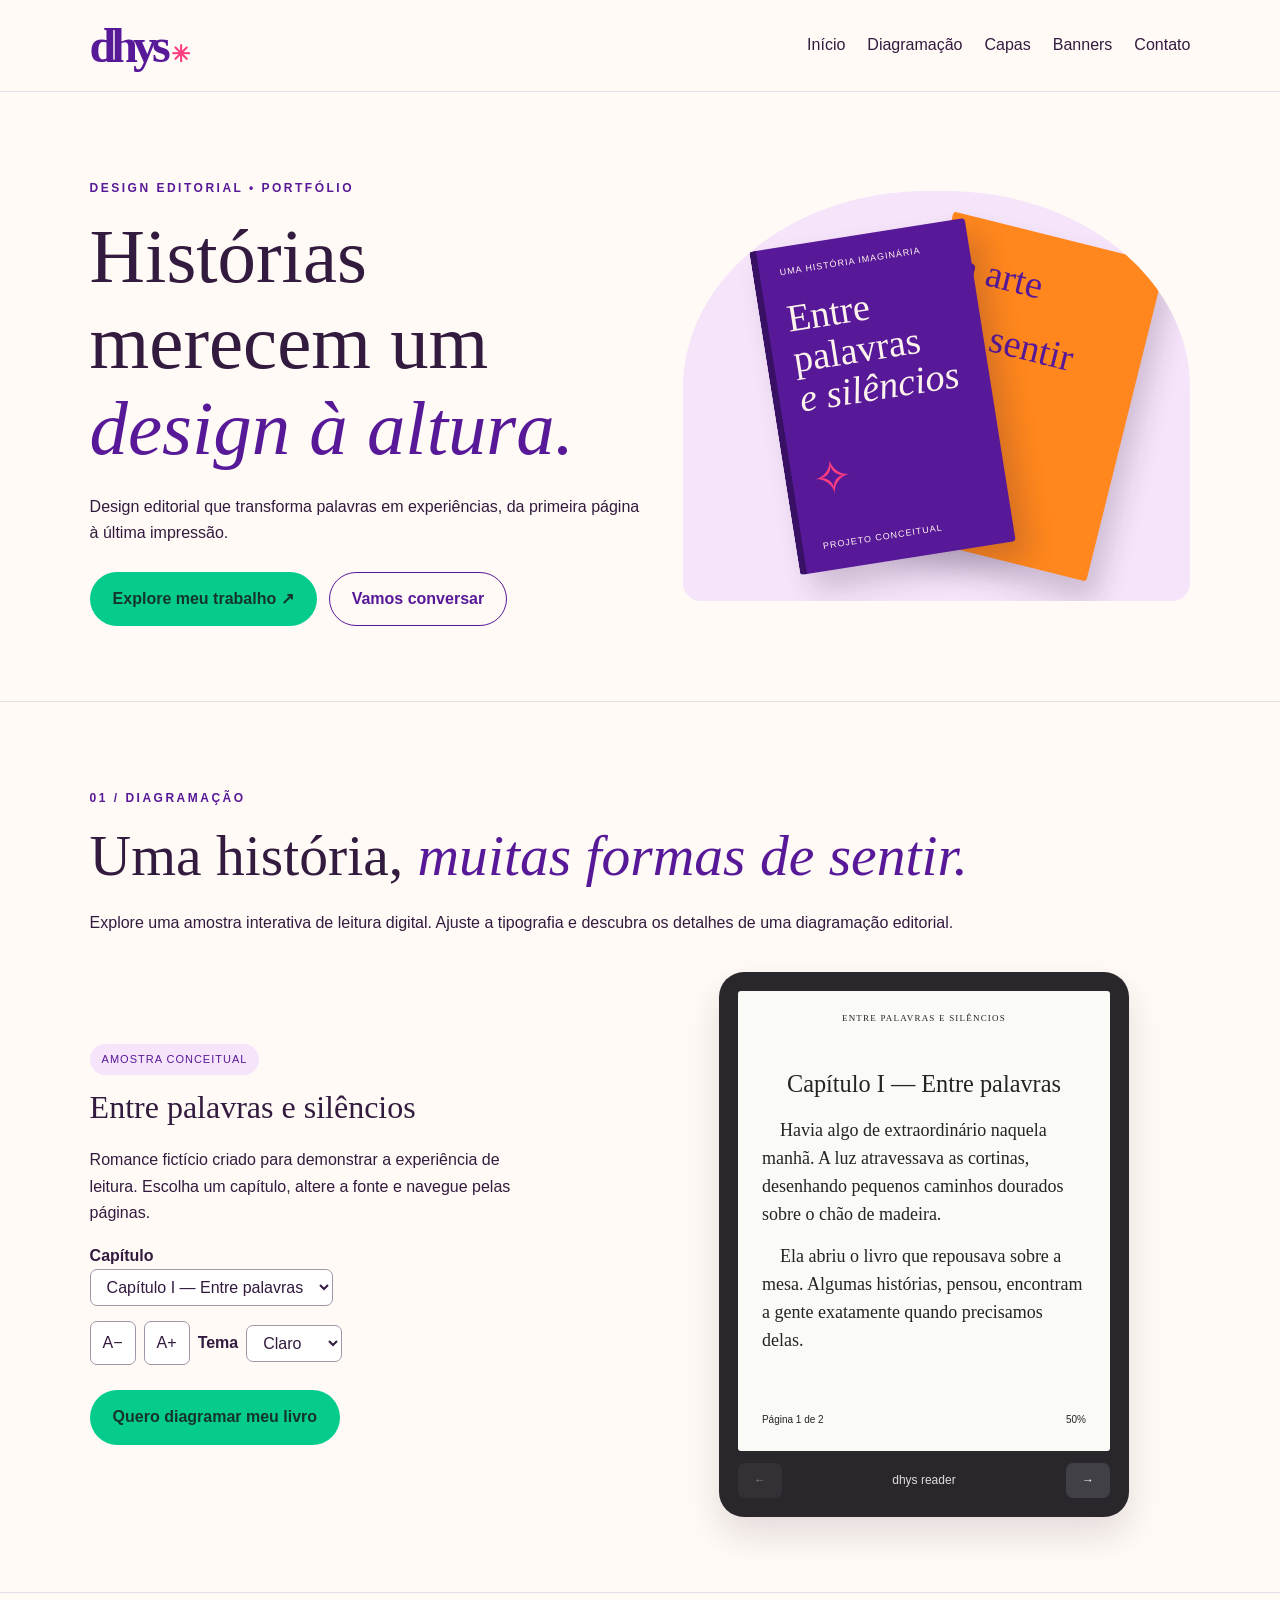
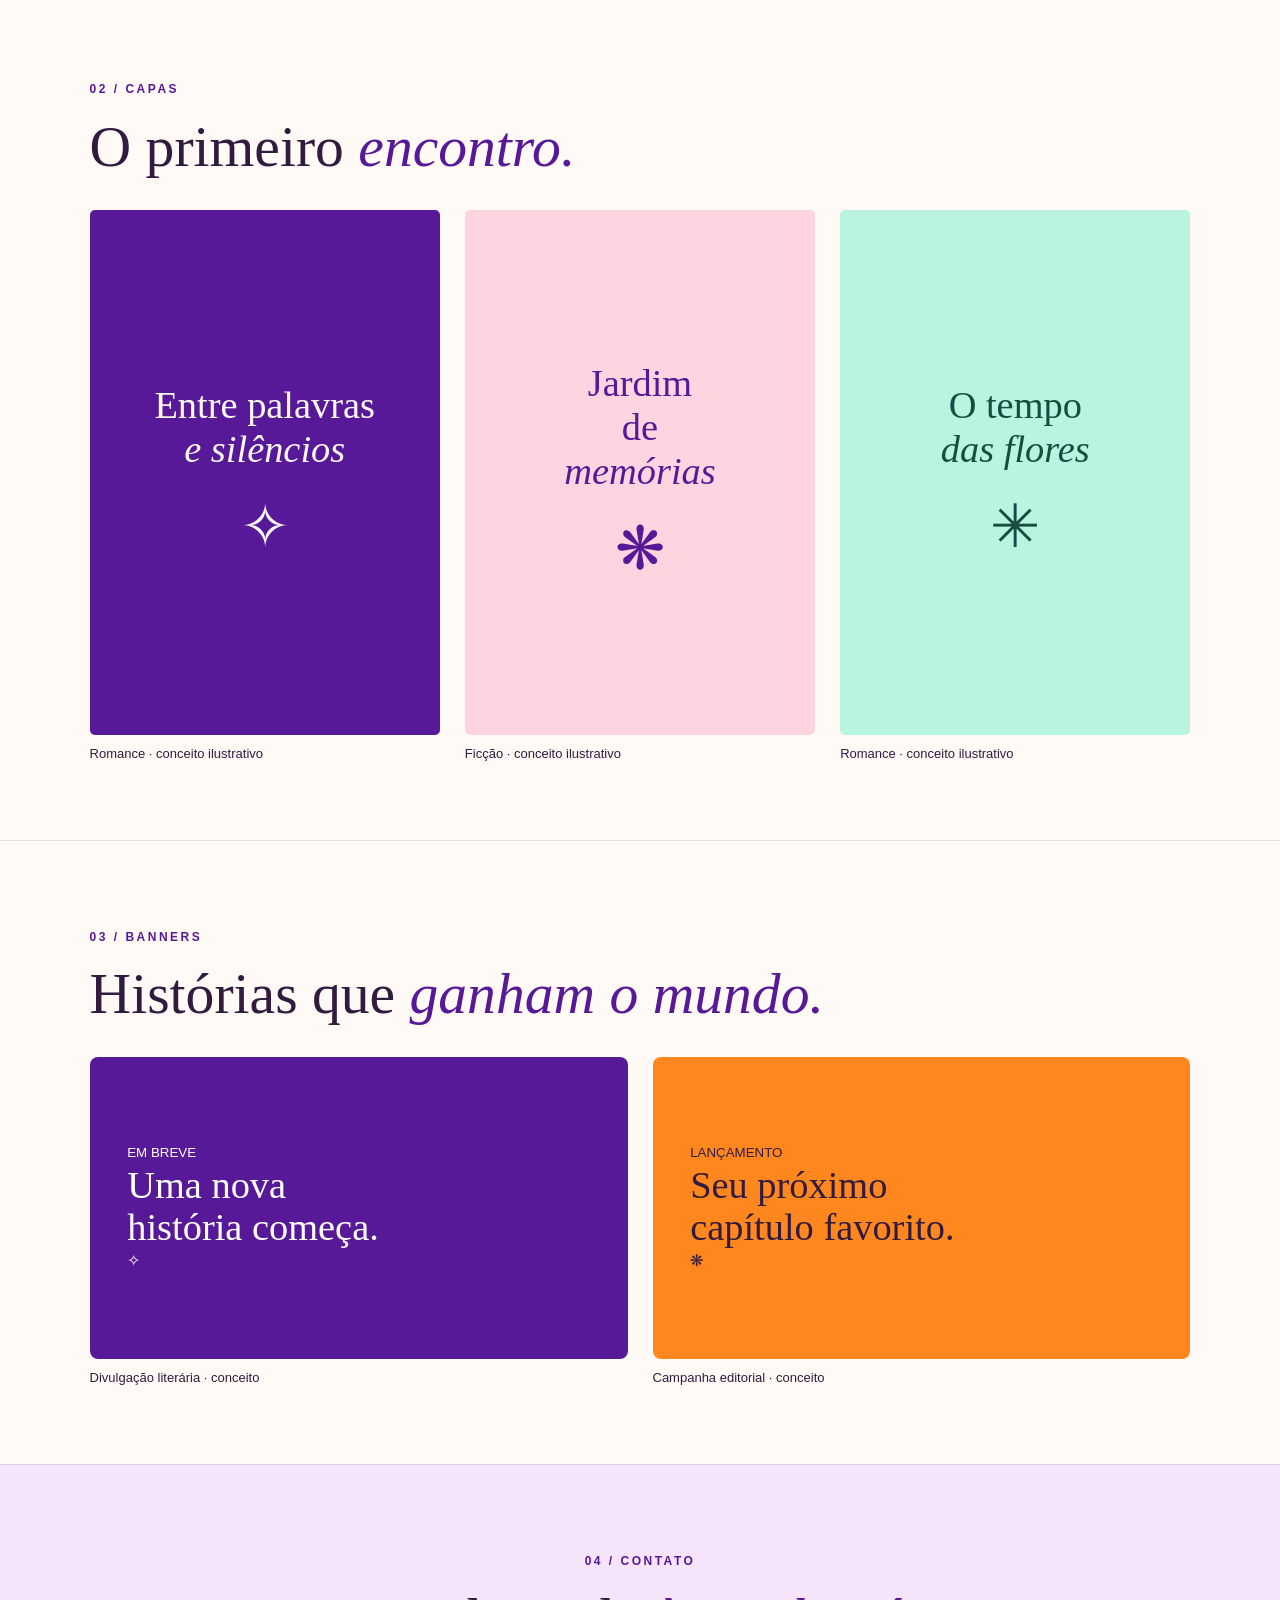
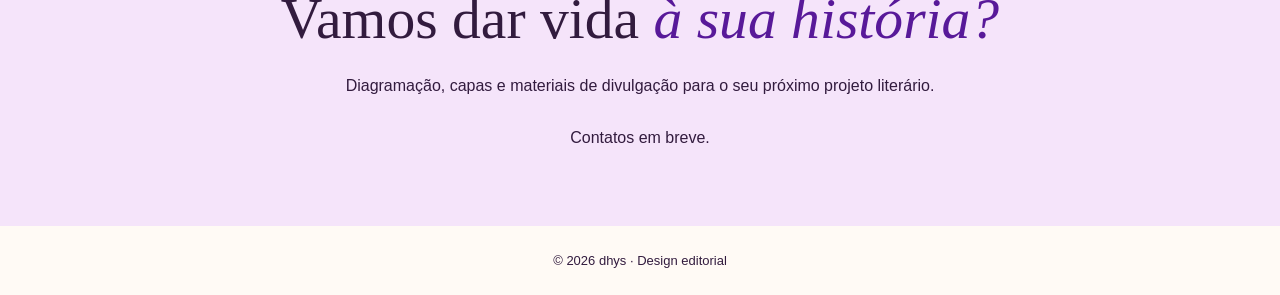
<file: index.html>
<!DOCTYPE html><html lang="pt-BR"><head><meta charset="UTF-8"><meta name="viewport" content="width=device-width, initial-scale=1"><meta name="description" content="dhys — portfólio de design editorial, diagramação, capas e banners."><title>dhys | Design editorial</title>
    <link rel="icon" type="image/png" href="./favicon.png"><link rel="stylesheet" href="style.css"><script src="script.js" defer></script></head><body><header class="nav"><a class="logo" href="#inicio">dhys<span>✳</span></a><nav aria-label="Navegação principal"><a href="#inicio">Início</a><a href="#diagramacao">Diagramação</a><a href="#capas">Capas</a><a href="#banners">Banners</a><a href="#contato">Contato</a></nav></header><main><section id="inicio" class="hero"><div><p class="eyebrow">DESIGN EDITORIAL • PORTFÓLIO</p><h1>Histórias merecem um <em>design à altura.</em></h1><p>Design editorial que transforma palavras em experiências, da primeira página à última impressão.</p><div class="actions"><a class="button" href="#diagramacao">Explore meu trabalho ↗</a><a class="button outline" href="#contato">Vamos conversar</a></div></div><div class="hero-art" aria-label="Composição editorial ilustrativa"><div class="book back">a arte<br>de sentir<span>✳</span></div><div class="book front"><small>UMA HISTÓRIA IMAGINÁRIA</small><strong>Entre<br>palavras<br><i>e silêncios</i></strong><span>✧</span><small>PROJETO CONCEITUAL</small></div></div></section><section id="diagramacao" class="section"><p class="eyebrow">01 / DIAGRAMAÇÃO</p><h2>Uma história, <em>muitas formas de sentir.</em></h2><p>Explore uma amostra interativa de leitura digital. Ajuste a tipografia e descubra os detalhes de uma diagramação editorial.</p><div class="reader-layout"><div class="reader-info"><span class="tag">AMOSTRA CONCEITUAL</span><h3>Entre palavras e silêncios</h3><p>Romance fictício criado para demonstrar a experiência de leitura. Escolha um capítulo, altere a fonte e navegue pelas páginas.</p><label for="chapter">Capítulo</label><select id="chapter"><option value="0">Capítulo I — Entre palavras</option><option value="1">Capítulo II — Recomeços</option></select><div class="controls"><button id="smaller" aria-label="Diminuir fonte">A−</button><button id="larger" aria-label="Aumentar fonte">A+</button><label for="theme">Tema</label><select id="theme"><option value="light">Claro</option><option value="sepia">Sépia</option><option value="dark">Escuro</option></select></div><a class="button" href="#contato">Quero diagramar meu livro</a></div><div class="device"><div id="screen" class="screen light"><div class="running">ENTRE PALAVRAS E SILÊNCIOS</div><article id="page" tabindex="0" aria-live="polite"></article><div class="page-footer"><span id="page-number"></span><span id="progress"></span></div></div><div class="pagination"><button id="prev" aria-label="Página anterior">←</button><span>dhys reader</span><button id="next" aria-label="Próxima página">→</button></div></div></div></section><section id="capas" class="section"><p class="eyebrow">02 / CAPAS</p><h2>O primeiro <em>encontro.</em></h2><div class="gallery"><figure><div class="cover c1">Entre palavras<br><i>e silêncios</i><span>✧</span></div><figcaption>Romance · conceito ilustrativo</figcaption></figure><figure><div class="cover c2">Jardim<br>de <i>memórias</i><span>❋</span></div><figcaption>Ficção · conceito ilustrativo</figcaption></figure><figure><div class="cover c3">O tempo<br><i>das flores</i><span>✳</span></div><figcaption>Romance · conceito ilustrativo</figcaption></figure></div></section><section id="banners" class="section"><p class="eyebrow">03 / BANNERS</p><h2>Histórias que <em>ganham o mundo.</em></h2><div class="gallery banners"><figure><div class="banner b1"><small>EM BREVE</small><strong>Uma nova<br>história começa.</strong>✧</div><figcaption>Divulgação literária · conceito</figcaption></figure><figure><div class="banner b2"><small>LANÇAMENTO</small><strong>Seu próximo<br>capítulo favorito.</strong>❋</div><figcaption>Campanha editorial · conceito</figcaption></figure></div></section><section id="contato" class="contact section"><p class="eyebrow">04 / CONTATO</p><h2>Vamos dar vida <em>à sua história?</em></h2><p>Diagramação, capas e materiais de divulgação para o seu próximo projeto literário.</p><div class="actions" id="contact-links"><span>Contatos em breve.</span></div></section></main><footer>© <span id="year"></span> dhys · Design editorial</footer></body></html>
</file>
<file: style.css>
/* Identidade visual: altere as cores aqui. */
:root{--green:#05CC8D;--pink:#FF3E80;--orange:#FF871D;--purple:#581999;--paper:#fffaf5;--ink:#321b3e}*{box-sizing:border-box}html{scroll-behavior:smooth}body{margin:0;background:var(--paper);color:var(--ink);font:16px/1.65 Arial,sans-serif}a{color:inherit;text-decoration:none}button,select{font:inherit}button,a,select{touch-action:manipulation}button:focus-visible,a:focus-visible,select:focus-visible{outline:3px solid var(--orange);outline-offset:4px}.nav{display:flex;justify-content:space-between;align-items:center;gap:24px;padding:18px 7%;border-bottom:1px solid #58199922;flex-wrap:wrap}.logo{font:bold 48px Georgia,serif;color:var(--purple);letter-spacing:-5px}.logo span{font-size:23px;color:var(--pink);letter-spacing:0;margin-left:5px}nav{display:flex;gap:22px;flex-wrap:wrap}nav a:hover{text-decoration:underline}.hero,.section{padding:75px 7%;max-width:1450px;margin:auto}.hero{display:grid;grid-template-columns:1.1fr 1fr;align-items:center;gap:35px;min-height:570px}.eyebrow{font-size:12px;font-weight:bold;letter-spacing:2.5px;color:var(--purple)}h1,h2,h3{font-family:Georgia,serif;font-weight:400;line-height:1.12;margin:15px 0 22px}h1{font-size:clamp(46px,6vw,88px)}h2{font-size:clamp(36px,4.5vw,62px)}h3{font-size:32px}em{color:var(--purple)}.actions{display:flex;gap:12px;flex-wrap:wrap;margin-top:25px}.button{display:inline-block;background:var(--green);color:#15352b;font-weight:bold;padding:13px 22px;border:1px solid transparent;border-radius:40px}.button.outline{background:transparent;border-color:var(--purple);color:var(--purple)}.button:hover{filter:brightness(.92)}.hero-art{min-height:410px;position:relative;background:#f5e4fa;border-radius:48% 48% 18px 18px;display:grid;place-items:center;overflow:hidden}.book{position:absolute;width:43%;aspect-ratio:2/3;box-shadow:12px 18px 28px #321b3e33;border-radius:3px;padding:20px;display:flex;flex-direction:column;justify-content:space-between;font-family:Georgia,serif}.back{background:var(--orange);color:var(--purple);transform:translateX(38%) rotate(14deg);font-size:clamp(20px,3vw,42px)}.front{background:var(--purple);color:#fff4ed;transform:translateX(-25%) rotate(-9deg);border-left:7px solid #381064}.front strong{font-size:clamp(22px,3vw,43px);line-height:1.06;font-weight:normal}.book small{font:9px Arial;letter-spacing:1px}.book span{font-size:48px;color:var(--pink)}.section{border-top:1px solid #58199922}.reader-layout{display:grid;grid-template-columns:1fr 1fr;gap:35px;align-items:center;margin-top:35px}.reader-info{max-width:440px}.tag{display:inline-block;background:#f5e4fa;color:var(--purple);font-size:11px;letter-spacing:1px;padding:6px 12px;border-radius:30px}.reader-info label{display:block;font-weight:bold;margin-top:12px}.controls{display:flex;align-items:center;gap:8px;flex-wrap:wrap;margin:15px 0 25px}.controls label{margin:0}button,select{border:1px solid #a295a8;border-radius:7px;background:white;padding:8px 12px;color:#321b3e}button{cursor:pointer}button:disabled{opacity:.4;cursor:default}.device{background:#29262c;padding:19px;border-radius:25px;max-width:410px;width:100%;margin:auto;box-shadow:0 18px 35px #321b3e22}.screen{height:460px;border-radius:3px;display:flex;flex-direction:column;padding:22px 24px;overflow:hidden}.light{background:#fafaf7;color:#242424}.sepia{background:#f1e8d5;color:#493b2c}.dark{background:#202020;color:#eee}.running{font:9px Georgia,serif;letter-spacing:1.2px;text-align:center;margin-bottom:20px}#page{flex:1;min-height:0;overflow:hidden;font:18px/1.55 Georgia,serif;overflow-wrap:anywhere}#page h4{text-align:center;font-size:1.35em;margin:22px 0 15px;font-weight:normal}#page p{margin:0 0 .8em;text-indent:1em}.page-footer{display:flex;justify-content:space-between;font-size:10px;padding-top:10px}.pagination{display:flex;justify-content:space-between;align-items:center;color:#ddd;font-size:12px;padding-top:12px}.pagination button{background:#424047;color:white;border:0;min-width:44px}.gallery{display:grid;grid-template-columns:repeat(3,1fr);gap:25px;margin-top:30px}figure{margin:0}figcaption{font-size:13px;margin-top:8px}.cover{aspect-ratio:2/3;display:flex;flex-direction:column;justify-content:center;text-align:center;padding:15px;font:clamp(22px,3vw,40px)/1.15 Georgia,serif;border-radius:5px}.cover span{font-size:60px;margin-top:22px}.c1{background:var(--purple);color:#fffaf5}.c2{background:#ffd4e1;color:var(--purple)}.c3{background:#b8f4df;color:#174d40}.banners{grid-template-columns:1fr 1fr}.banner{aspect-ratio:16/9;padding:7%;display:flex;flex-direction:column;justify-content:center;border-radius:8px}.banner strong{font:clamp(22px,3vw,42px)/1.1 Georgia,serif}.b1{background:var(--purple);color:white}.b2{background:var(--orange);color:#321b3e}.contact{background:#f5e4fa;text-align:center}.contact .actions{justify-content:center}footer{text-align:center;padding:24px;font-size:13px}@media(max-width:760px){.hero,.reader-layout{grid-template-columns:1fr}.hero,.section{padding:42px 6%}.hero-art{min-height:330px}.nav{padding:12px 6%;gap:8px}nav{gap:12px;font-size:13px}.gallery{grid-template-columns:repeat(2,1fr)}.banners{grid-template-columns:1fr}.screen{height:410px;padding:18px}.device{padding:14px}}@media(prefers-reduced-motion:reduce){html{scroll-behavior:auto}}
</file>
